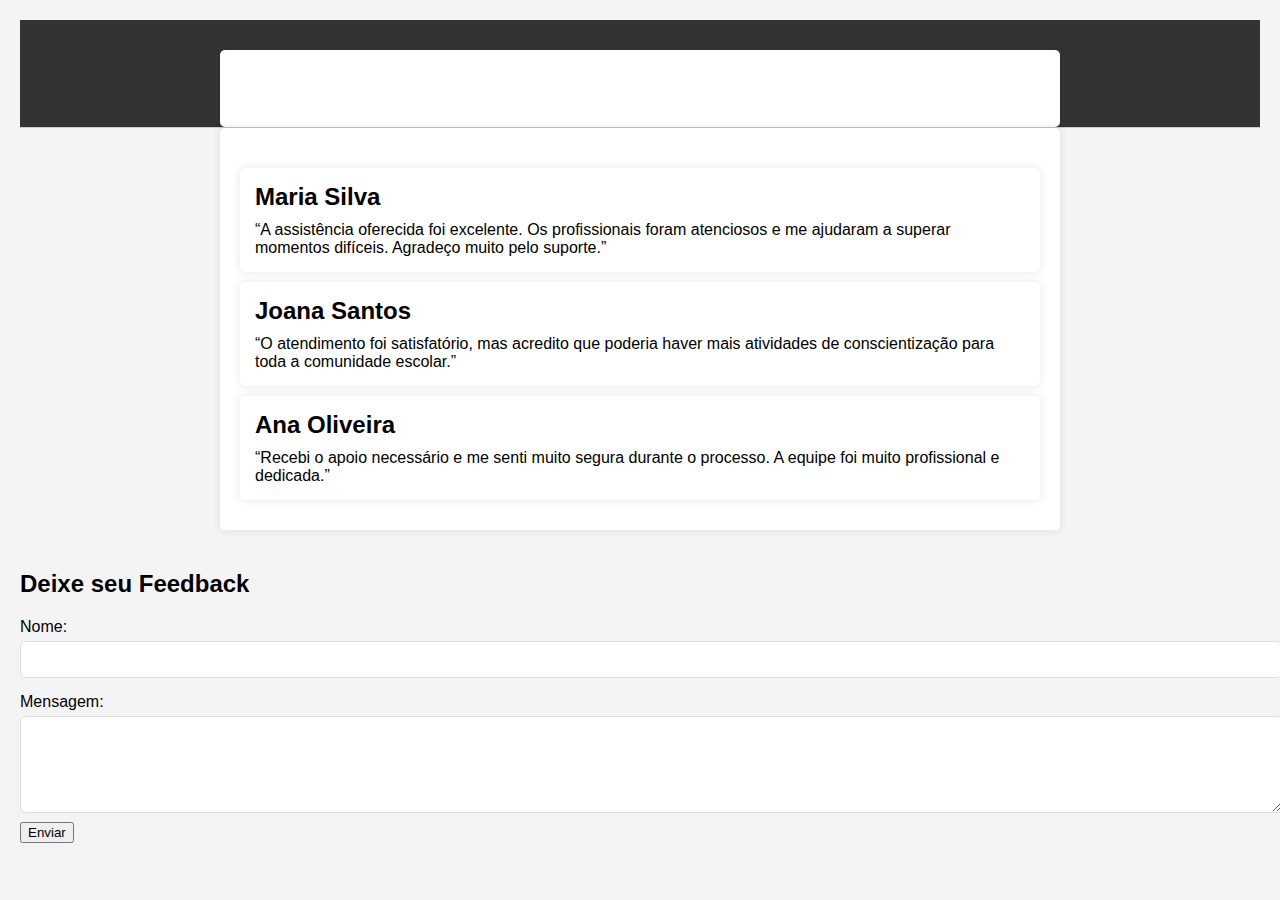
<file: ava.html>
<!DOCTYPE html>
<html lang="pt-BR">
<head>
    <meta charset="UTF-8">
    <meta name="viewport" content="width=device-width, initial-scale=1.0">
    <title>Avaliações sobre a Assistência</title>
    <style>
        body {
            font-family: Arial, sans-serif;
            margin: 0;
            padding: 0;
            background-color: #f4f4f4;
        }
        .container {
            width: 80%;
            margin: auto;
            overflow: hidden;
        }
        header {
            background: #333;
            color: #fff;
            padding-top: 30px;
            min-height: 70px;
            border-bottom: #ccc 1px solid;
        }
        header h1 {
            text-align: center;
            text-transform: uppercase;
            margin: 0;
        }
        .reviews {
            display: flex;
            flex-direction: column;
            margin-top: 20px;
        }
        .review {
            background: #fff;
            padding: 15px;
            border-radius: 5px;
            margin-bottom: 10px;
            box-shadow: 0 0 10px rgba(0, 0, 0, 0.1);
        }
        .review h2 {
            margin: 0 0 10px;
        }
        .review p {
            margin: 0;
        }
    </style>
</head>
<body>
    <header>
        <div class="container">
            <h1>Avaliações sobre a Assistência</h1>
        </div>
    </header>

    <div class="container">
        <section class="reviews">
            <div class="review">
                <h2>Maria Silva</h2>
                <p>“A assistência oferecida foi excelente. Os profissionais foram atenciosos e me ajudaram a superar momentos difíceis. Agradeço muito pelo suporte.”</p>
            </div>

            <div class="review">
                <h2>Joana Santos</h2>
                <p>“O atendimento foi satisfatório, mas acredito que poderia haver mais atividades de conscientização para toda a comunidade escolar.”</p>
            </div>

            <div class="review">
                <h2>Ana Oliveira</h2>
                <p>“Recebi o apoio necessário e me senti muito segura durante o processo. A equipe foi muito profissional e dedicada.”</p>
            </div>

            <!-- Adicione mais avaliações aqui -->
        </section>
    </div>
</body>
</html>
<!DOCTYPE html>
<html lang="pt-BR">
<head>
    <meta charset="UTF-8">
    <meta name="viewport" content="width=device-width, initial-scale=1.0">
    <title>Formulário de Avaliação e Feedback</title>
    <style>
        body {
            font-family: Arial, sans-serif;
            margin: 0;
            padding: 20px;
            background-color: #f4f4f4;
        }
        .container {
            max-width: 800px;
            margin: auto;
            background: #fff;
            padding: 20px;
            border-radius: 5px;
            box-shadow: 0 0 10px rgba(0, 0, 0, 0.1);
        }
        .form-group {
            margin-bottom: 15px;
        }
        .form-group label {
            display: block;
            margin-bottom: 5px;
        }
        .form-group input, .form-group textarea {
            width: 100%;
            padding: 10px;
            border: 1px solid #ddd;
            border-radius: 5px;
        }
        .form-group textarea {
            resize: vertical;
        }
        .error {
            color: red;
            font-size: 0.9em;
            margin-top: 5px;
        }
        .btn {
            background: #333;
            color: #fff;
            padding: 10px 15px;
            border: none;
            border-radius: 5px;
            cursor: pointer;
        }
        .btn:hover {
            background: #555;
        }
        .feedback-section {
            margin-top: 40px;
        }
    </style>
</head>
<body>

        </form>

        <div class="feedback-section">
            <h2>Deixe seu Feedback</h2>
            <form id="feedbackForm">
                <div class="form-group">
                    <label for="feedbackName">Nome:</label>
                    <input type="text" id="feedbackName" name="feedbackName" required>
                    <div class="error" id="feedbackNameError"></div>
                </div>
                <div class="form-group">
                    
                 
                    <div class="error" id="feedbackEmailError"></div>
                </div>
                <div class="form-group">
                    <label for="feedbackMessage">Mensagem:</label>
                    <textarea id="feedbackMessage" name="feedbackMessage" rows="5" required></textarea>
                    <div class="error" id="feedbackMessageError"></div>
                   
                    <button type="button" class="outline" onclick="register()">Enviar</button>
                </div>
                <script src="validation.js"></script>
    </div>

    <script>
        function validateForm() {
            let isValid = true;
            
            // Limpar mensagens de erro
            document.getElementById('nameError').innerText = '';
            document.getElementById('emailError').innerText = '';
            document.getElementById('reviewError').innerText = '';

            // Obter valores dos campos
            const name = document.getElementById('name').value.trim();
            const email = document.getElementById('email').value.trim();
            const review = document.getElementById('review').value.trim();

            // Validar campos
            if (name === '') {
                document.getElementById('nameError').innerText = 'O nome é obrigatório.';
                isValid = false;
            }
            if (email === '') {
                document.getElementById('emailError').innerText = 'O e-mail é obrigatório.';
                isValid = false;
            }
            if (review === '') {
                document.getElementById('reviewError').innerText = 'A avaliação é obrigatória.';
                isValid = false;
            }

            // Se todos os campos forem válidos, enviar o formulário
            if (isValid) {
                document.getElementById('evaluationForm').submit(); // Submete o formulário de avaliação
            }
        }

        function validateFeedback() {
            let isValid = true;
            
            // Limpar mensagens de erro
            document.getElementById('feedbackNameError').innerText = '';
            document.getElementById('feedbackEmailError').innerText = '';
            document.getElementById('feedbackMessageError').innerText = '';

            // Obter valores dos campos
            const feedbackName = document.getElementById('feedbackName').value.trim();
            const feedbackEmail = document.getElementById('feedbackEmail').value.trim();
            const feedbackMessage = document.getElementById('feedbackMessage').value.trim();

            // Validar campos
            if (feedbackName === '') {
                document.getElementById('feedbackNameError').innerText = 'O nome é obrigatório.';
                isValid = false;
            }
            if (feedbackEmail === '') {
                document.getElementById('feedbackEmailError').innerText = 'O e-mail é obrigatório.';
                isValid = false;
            }
            if (feedbackMessage === '') {
                document.getElementById('feedbackMessageError').innerText = 'A mensagem é obrigatória.';
                isValid = false;
            }

            // Se todos os campos forem válidos, enviar o formulário
            if (isValid) {
                document.getElementById('feedbackForm').submit(); // Submete o formulário de feedback
            }
        }
    </script>
</body>
</html>
</file>
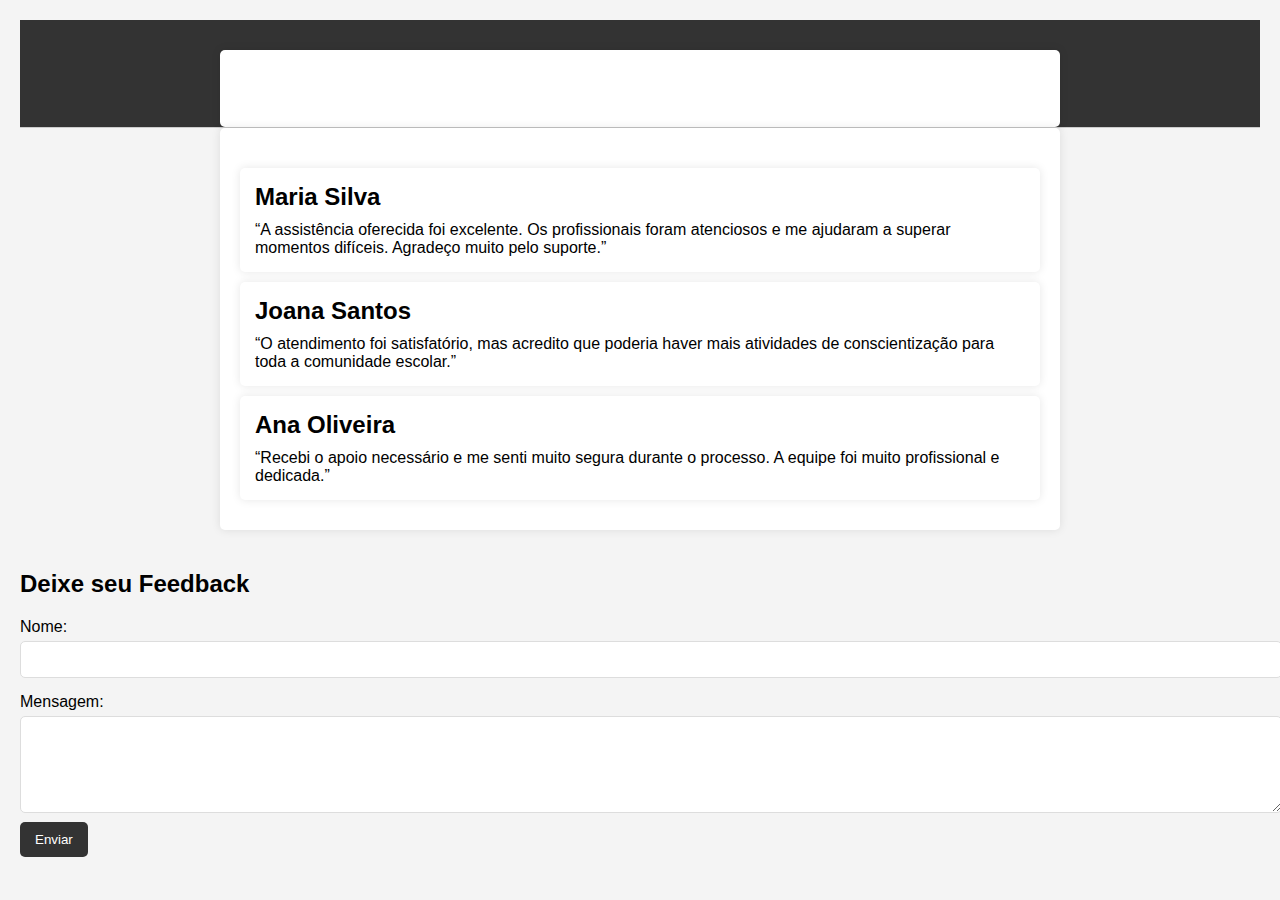
<file: Avaliação.html>
<!DOCTYPE html>
<html lang="pt-BR">
<head>
    <meta charset="UTF-8">
    <meta name="viewport" content="width=device-width, initial-scale=1.0">
    <title>Avaliações sobre a Assistência</title>
    <style>
        body {
            font-family: Arial, sans-serif;
            margin: 0;
            padding: 0;
            background-color: #f4f4f4;
        }
        .container {
            width: 80%;
            margin: auto;
            overflow: hidden;
        }
        header {
            background: #333;
            color: #fff;
            padding-top: 30px;
            min-height: 70px;
            border-bottom: #ccc 1px solid;
        }
        header h1 {
            text-align: center;
            text-transform: uppercase;
            margin: 0;
        }
        .reviews {
            display: flex;
            flex-direction: column;
            margin-top: 20px;
        }
        .review {
            background: #fff;
            padding: 15px;
            border-radius: 5px;
            margin-bottom: 10px;
            box-shadow: 0 0 10px rgba(0, 0, 0, 0.1);
        }
        .review h2 {
            margin: 0 0 10px;
        }
        .review p {
            margin: 0;
        }
    </style>
</head>
<body>
    <header>
        <div class="container">
            <h1>Avaliações sobre a Assistência</h1>
        </div>
    </header>

    <div class="container">
        <section class="reviews">
            <div class="review">
                <h2>Maria Silva</h2>
                <p>“A assistência oferecida foi excelente. Os profissionais foram atenciosos e me ajudaram a superar momentos difíceis. Agradeço muito pelo suporte.”</p>
            </div>

            <div class="review">
                <h2>Joana Santos</h2>
                <p>“O atendimento foi satisfatório, mas acredito que poderia haver mais atividades de conscientização para toda a comunidade escolar.”</p>
            </div>

            <div class="review">
                <h2>Ana Oliveira</h2>
                <p>“Recebi o apoio necessário e me senti muito segura durante o processo. A equipe foi muito profissional e dedicada.”</p>
            </div>

            <!-- Adicione mais avaliações aqui -->
        </section>
    </div>
</body>
</html>
<!DOCTYPE html>
<html lang="pt-BR">
<head>
    <meta charset="UTF-8">
    <meta name="viewport" content="width=device-width, initial-scale=1.0">
    <title>Formulário de Avaliação e Feedback</title>
    <style>
        body {
            font-family: Arial, sans-serif;
            margin: 0;
            padding: 20px;
            background-color: #f4f4f4;
        }
        .container {
            max-width: 800px;
            margin: auto;
            background: #fff;
            padding: 20px;
            border-radius: 5px;
            box-shadow: 0 0 10px rgba(0, 0, 0, 0.1);
        }
        .form-group {
            margin-bottom: 15px;
        }
        .form-group label {
            display: block;
            margin-bottom: 5px;
        }
        .form-group input, .form-group textarea {
            width: 100%;
            padding: 10px;
            border: 1px solid #ddd;
            border-radius: 5px;
        }
        .form-group textarea {
            resize: vertical;
        }
        .error {
            color: red;
            font-size: 0.9em;
            margin-top: 5px;
        }
        .btn {
            background: #333;
            color: #fff;
            padding: 10px 15px;
            border: none;
            border-radius: 5px;
            cursor: pointer;
        }
        .btn:hover {
            background: #555;
        }
        .feedback-section {
            margin-top: 40px;
        }
    </style>
</head>
<body>

        </form>

        <div class="feedback-section">
            <h2>Deixe seu Feedback</h2>
            <form id="feedbackForm">
                <div class="form-group">
                    <label for="feedbackName">Nome:</label>
                    <input type="text" id="feedbackName" name="feedbackName" required>
                    <div class="error" id="feedbackNameError"></div>
                </div>
                <div class="form-group">
                    
                 
                    <div class="error" id="feedbackEmailError"></div>
                </div>
                <div class="form-group">
                    <label for="feedbackMessage">Mensagem:</label>
                    <textarea id="feedbackMessage" name="feedbackMessage" rows="5" required></textarea>
                    <div class="error" id="feedbackMessageError"></div>
                   
                    <button type="button" class="btn" onclick="register()">Enviar</button>
                </div>
                <script src="validation.js"></script>
    </div>

    <script>
        function validateForm() {
            let isValid = true;
            
            // Limpar mensagens de erro
            document.getElementById('nameError').innerText = '';
            document.getElementById('emailError').innerText = '';
            document.getElementById('reviewError').innerText = '';

            // Obter valores dos campos
            const name = document.getElementById('name').value.trim();
            const email = document.getElementById('email').value.trim();
            const review = document.getElementById('review').value.trim();

            // Validar campos
            if (name === '') {
                document.getElementById('nameError').innerText = 'O nome é obrigatório.';
                isValid = false;
            }
            if (email === '') {
                document.getElementById('emailError').innerText = 'O e-mail é obrigatório.';
                isValid = false;
            }
            if (review === '') {
                document.getElementById('reviewError').innerText = 'A avaliação é obrigatória.';
                isValid = false;
            }

            // Se todos os campos forem válidos, enviar o formulário
            if (isValid) {
                document.getElementById('evaluationForm').submit(); // Submete o formulário de avaliação
            }
        }

        function validateFeedback() {
            let isValid = true;
            
            // Limpar mensagens de erro
            document.getElementById('feedbackNameError').innerText = '';
            document.getElementById('feedbackEmailError').innerText = '';
            document.getElementById('feedbackMessageError').innerText = '';

            // Obter valores dos campos
            const feedbackName = document.getElementById('feedbackName').value.trim();
            const feedbackEmail = document.getElementById('feedbackEmail').value.trim();
            const feedbackMessage = document.getElementById('feedbackMessage').value.trim();

            // Validar campos
            if (feedbackName === '') {
                document.getElementById('feedbackNameError').innerText = 'O nome é obrigatório.';
                isValid = false;
            }
            if (feedbackEmail === '') {
                document.getElementById('feedbackEmailError').innerText = 'O e-mail é obrigatório.';
                isValid = false;
            }
            if (feedbackMessage === '') {
                document.getElementById('feedbackMessageError').innerText = 'A mensagem é obrigatória.';
                isValid = false;
            }

            // Se todos os campos forem válidos, enviar o formulário
            if (isValid) {
                document.getElementById('feedbackForm').submit(); // Submete o formulário de feedback
            }
        }
    </script>
</body>
</html>
</file>
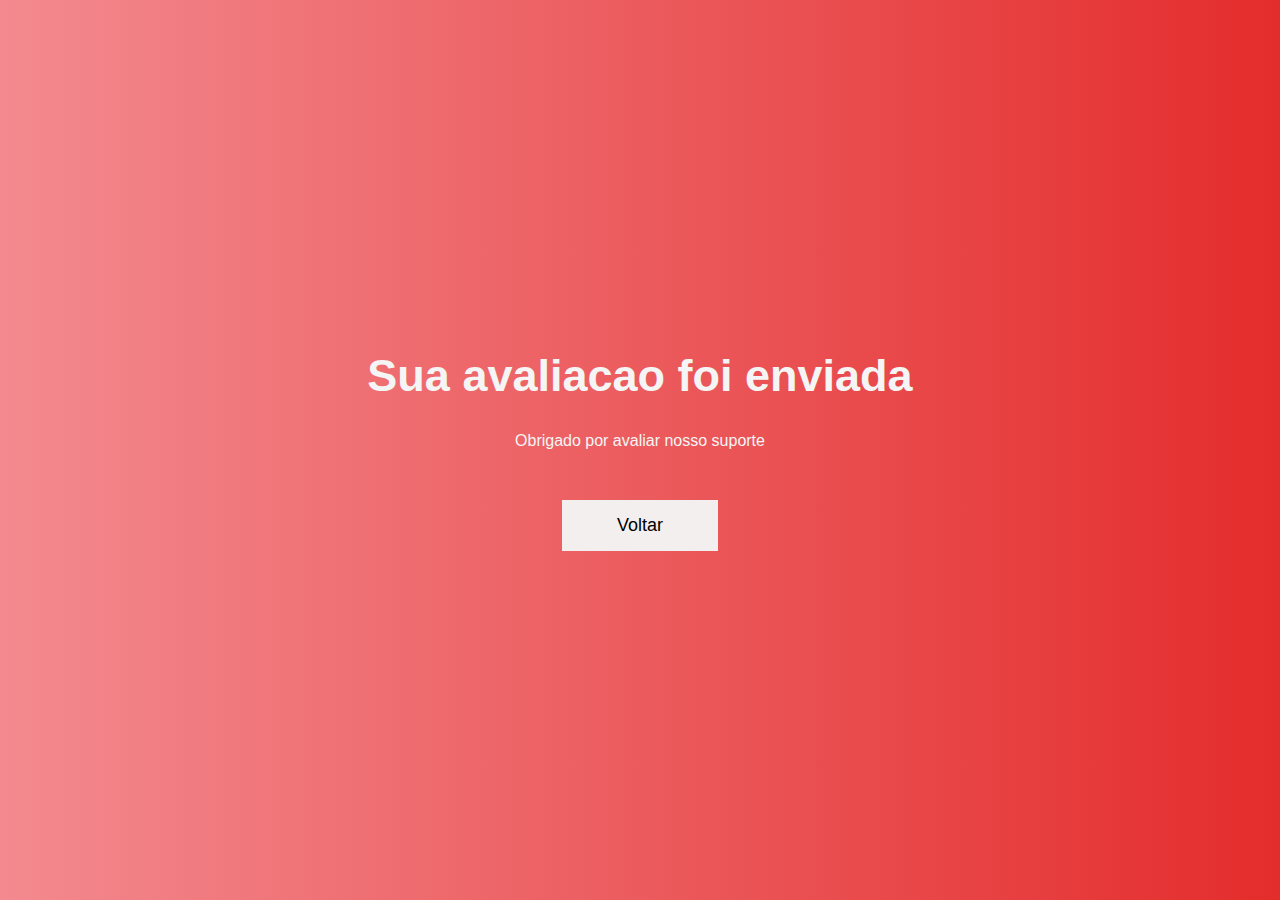
<file: Avaliçaosuporte.html>
<!DOCTYPE html>
<html lang="pt-BR">
<head>
    <meta charset="UTF-8">
    <meta http-equiv="X-UA-Compatible" content="IE=edge">
    <meta name="viewport" content="width=device-width, initial-scale=1.0">
    <link rel="stylesheet" href="fedback.css">
    <title>obrigado!</title>
</head>
<body class="main">
    <h1 class="text">Sua avaliacao foi enviada</h1>
    <p class="paragrafo">Obrigado por avaliar nosso suporte </p>
    <a href="register.html" class="btn">Voltar</a>
</body>
</html>
</file>
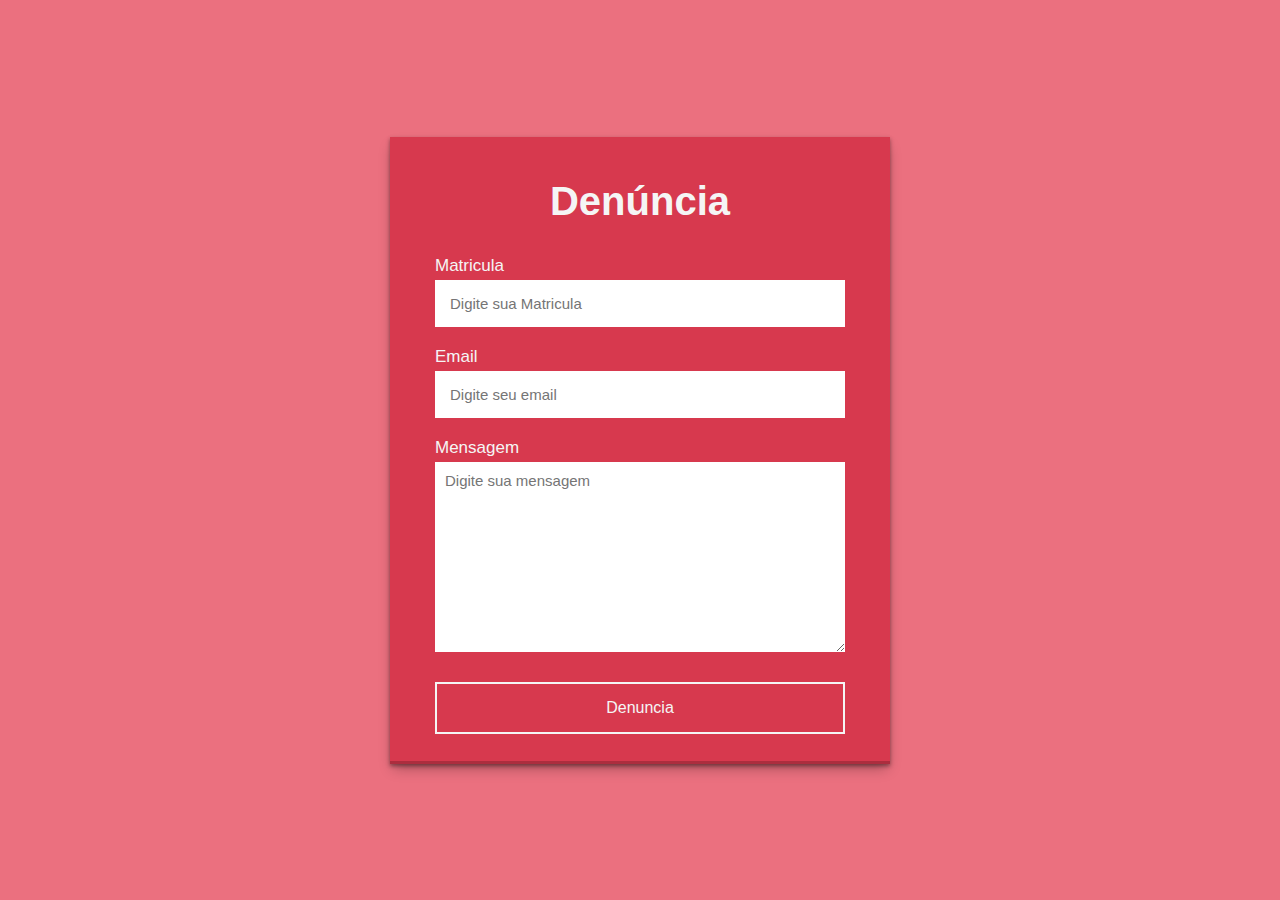
<file: Denucia.html>
<!DOCTYPE html>
<html lang="en">
<head>
    <meta charset="UTF-8">
    <meta http-equiv="X-UA-Compatible" content="IE=edge">
    <meta name="viewport" content="width=device-width, initial-scale=1.0">
    <link rel="stylesheet" href="denucia.css">
    <title>Formulário</title>
</head>
<body>
    <section>
        <h2>Denúncia</h2>
        <form action="https://api.staticforms.xyz/submit" method="post">
            <label>Matricula</label>
            <input type="text" name="name" placeholder="Digite sua Matricula" autocomplete="off" required>
            <label>Email</label>
            <input type="email" name="email" placeholder="Digite seu email" autocomplete="off" required>
            <label>Mensagem</label>
            <textarea name="message" cols="30" rows="10" placeholder="Digite sua mensagem" required></textarea>
            <button type="btn" onclick=" Obrigado()">Denuncia</button>

            
        
            <script src="script.js" defer></script>
        </nav>
        </form>
    </section>
</body>
</html>
</file>
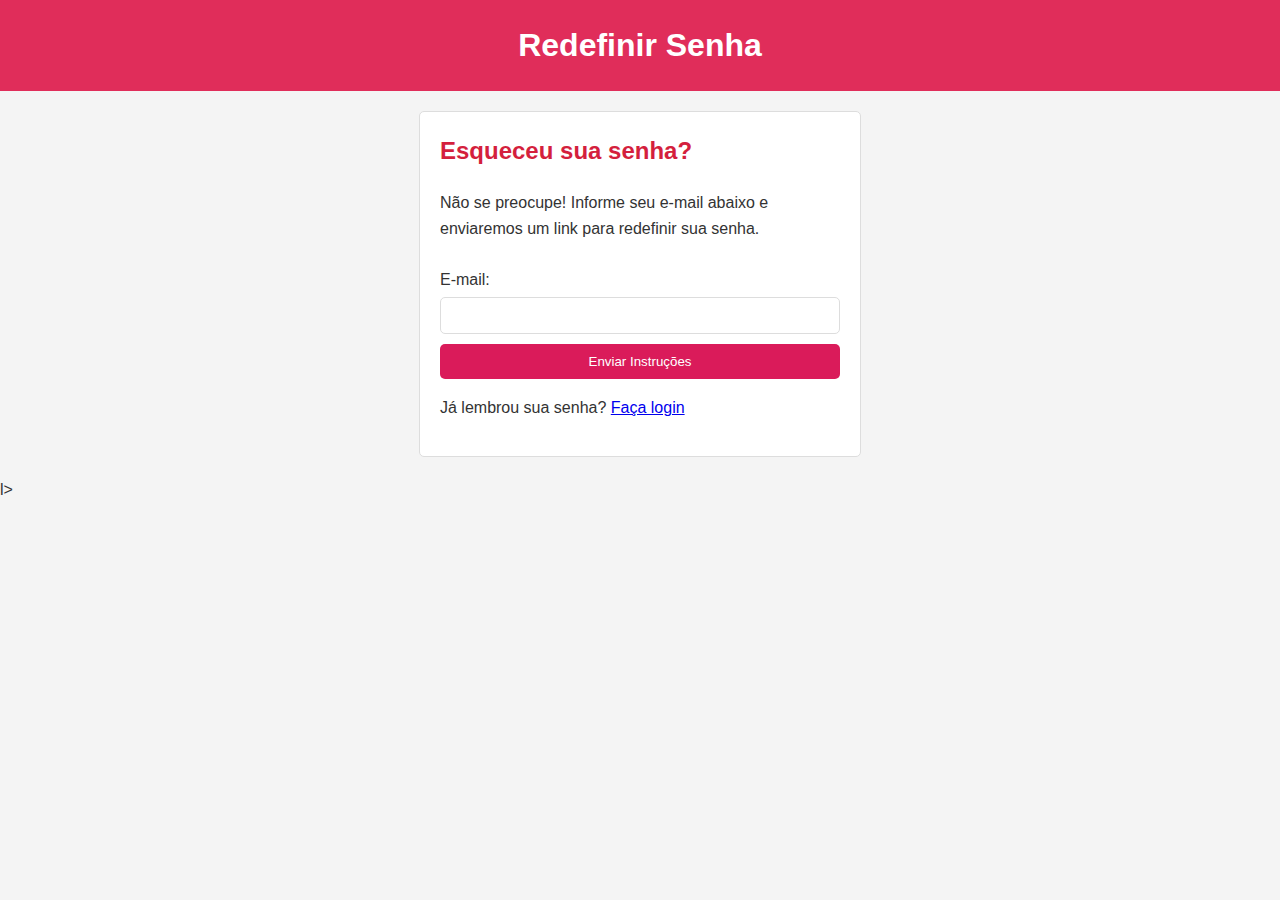
<file: esqueceu.html>
<!DOCTYPE html>
<html lang="pt-BR">
<head>
    <meta charset="UTF-8">
    <meta name="viewport" content="width=device-width, initial-scale=1.0">
    <title>Redefinir Senha</title>
    <link rel="stylesheet" href="esqueci.css">
</head>
<body>
    <header>
        <h1>Redefinir Senha</h1>
    </header>
    <main>
        <section id="reset-password">
            <h2>Esqueceu sua senha?</h2>
            <p>Não se preocupe! Informe seu e-mail abaixo e enviaremos um link para redefinir sua senha.</p>
            <form action="/reset-password" method="post">
                <label for="email">E-mail:</label>
                <input type="email" id="email" name="email" required>
                
                <button type="submit">Enviar Instruções</button>
            </form>
            <p>Já lembrou sua senha? <a href="Index.html">Faça login</a></p>
        </section>
    </main>

     
</body>
</html>l>
</file>
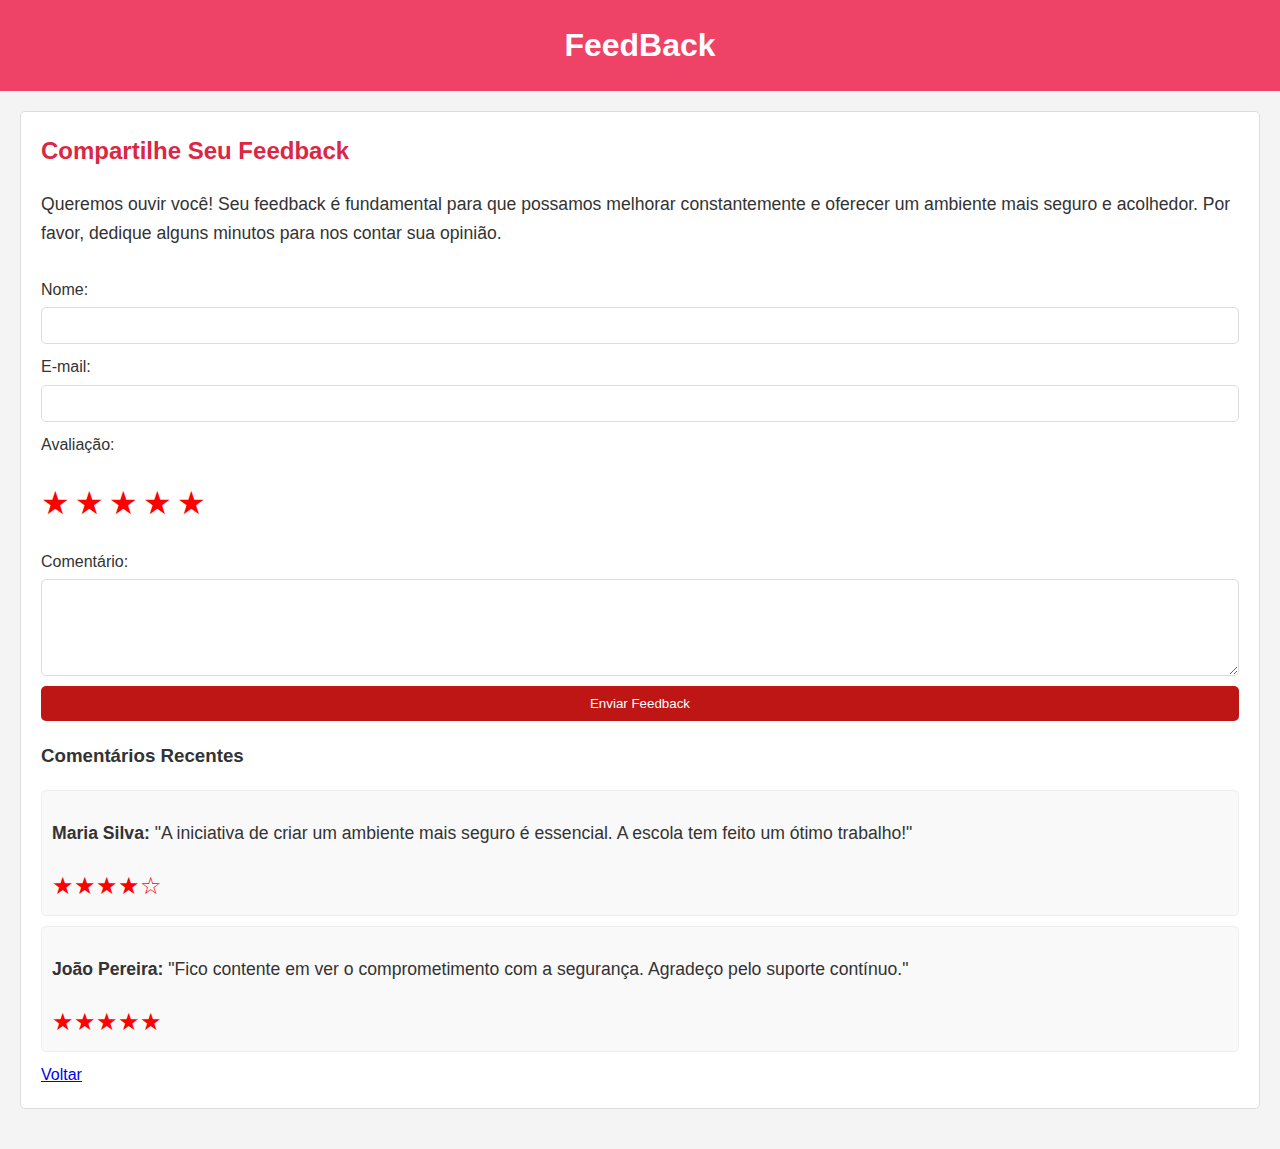
<file: feed.html>
<!DOCTYPE html>
<html lang="pt-BR">
<head>
    <meta charset="UTF-8">
    <meta name="viewport" content="width=device-width, initial-scale=1.0">
    <title>Seção de Feedback com Avaliação</title>
    <link rel="stylesheet" href="feed.css">
</head>
<body>
    <header>
        <h1>FeedBack</h1>
    </header>
    <main>
        <section id="feedback">
            <h2>Compartilhe Seu Feedback</h2>
            <p>Queremos ouvir você! Seu feedback é fundamental para que possamos melhorar constantemente e oferecer um ambiente mais seguro e acolhedor. Por favor, dedique alguns minutos para nos contar sua opinião.</p>
            <form action="/submit-feedback" method="post">
                <label for="name">Nome:</label>
                <input type="text" id="name" name="name" required>
                
                <label for="email">E-mail:</label>
                <input type="email" id="email" name="email" required>
                
                <label for="rating">Avaliação:</label>
                <div class="stars">
                    <input type="radio" id="star5" name="rating" value="5" required><label for="star5" title="5 estrelas">&#9733;</label>
                    <input type="radio" id="star4" name="rating" value="4"><label for="star4" title="4 estrelas">&#9733;</label>
                    <input type="radio" id="star3" name="rating" value="3"><label for="star3" title="3 estrelas">&#9733;</label>
                    <input type="radio" id="star2" name="rating" value="2"><label for="star2" title="2 estrelas">&#9733;</label>
                    <input type="radio" id="star1" name="rating" value="1"><label for="star1" title="1 estrela">&#9733;</label>
                </div>

                <label for="comments">Comentário:</label>
                <textarea id="comments" name="comments" rows="5" required></textarea>
                
                <button type="submit">Enviar Feedback</button>
            </form>
            <div class="feedback-list">
                <h3>Comentários Recentes</h3>
                <div class="feedback-item">
                    <p><strong>Maria Silva:</strong> "A iniciativa de criar um ambiente mais seguro é essencial. A escola tem feito um ótimo trabalho!"</p>
                    <div class="rating">★★★★☆</div>
                </div>
                <div class="feedback-item">
                    <p><strong>João Pereira:</strong> "Fico contente em ver o comprometimento com a segurança. Agradeço pelo suporte contínuo."</p>
                    <div class="rating">★★★★★</div>
                </div>
                <a href="register.html" class="btn">Voltar</a>


            </div>
        </section>
    </main>
    <footer>
       
</body>
</html>
</file>
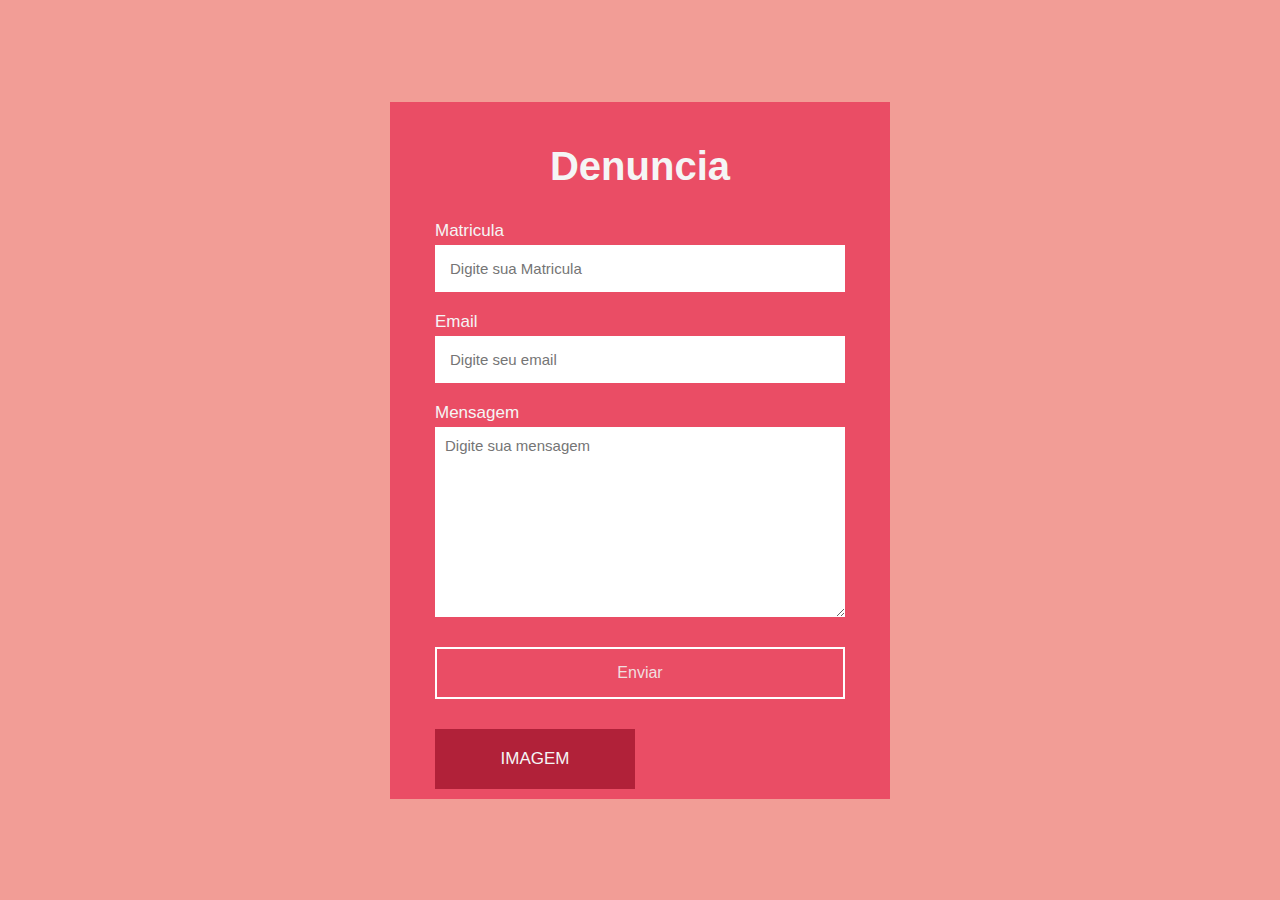
<file: home.html>
<!DOCTYPE html>
<html lang="pt-BR">
<head>
    <meta charset="UTF-8">
    <meta http-equiv="X-UA-Compatible" content="IE=edge">
    <meta name="viewport" content="width=device-width, initial-scale=1.0">
    <link rel="stylesheet" href="fedback.css">
    <title>Formulário</title>
</head>
<body>
    <section>
        <h2>Denuncia</h2>
        <form action="https://api.staticforms.xyz/submit" method="post">
            <label>Matricula</label>
            <input type="text" name="name" placeholder="Digite sua Matricula" autocomplete="off" required>
            <label>Email</label>
            <input type="email" name="email" placeholder="Digite seu email" autocomplete="off" required>
            <label>Mensagem</label>
            <textarea name="message" cols="30" rows="10" placeholder="Digite sua mensagem" required></textarea>
            
            <button type="button" class="outline" onclick="register()">Enviar</button>
            <script src="index.js"></script>
         <body> 
    <div class="label">
  
      <form action="">
        <div>
     <link rel="stylesheet" href="aa.css">
    
        <label for="arquivo">Imagem</label>
        <input type="file" name="arquivo" id="arquivo" accept="image/*">

     </form>
     <script src="aa.js"></script>
  </div>        
        
        </form>

            <input type="hidden" name="accessKey" value="042be0d3-84fa-4ae8-aaed-2434cda72cac">
            <input type="hidden" name="redirectTo" value="http://localhost:5500/projeto/thanks.html">
           
        </form>
    </section>
    <script src="aa.js"></script>
</body>
</html>
</file>
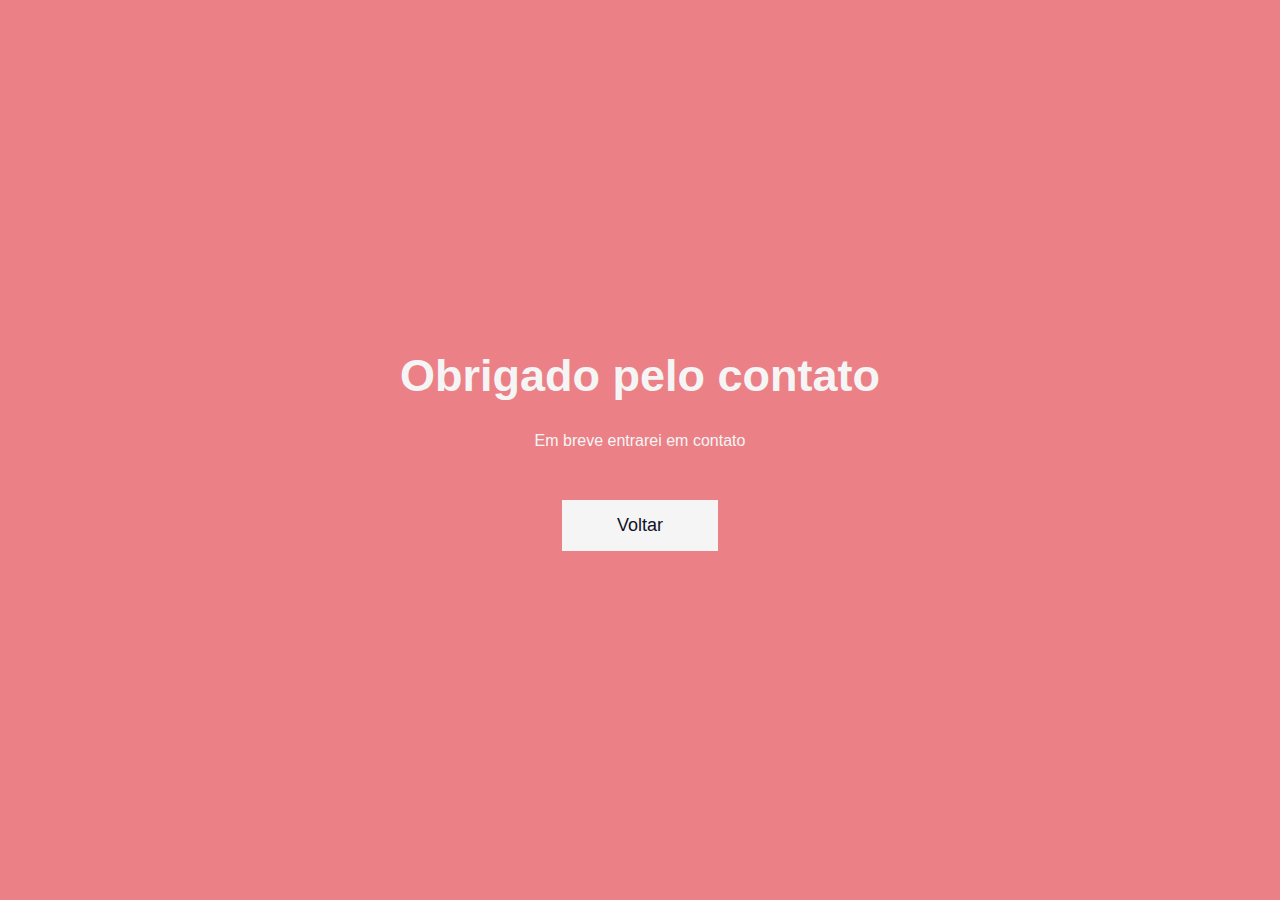
<file: obtigador.html>
<!DOCTYPE html>
<html lang="en">
<head>
    <meta charset="UTF-8">
    <meta http-equiv="X-UA-Compatible" content="IE=edge">
    <meta name="viewport" content="width=device-width, initial-scale=1.0">
    <link rel="stylesheet" href="denucia.css">
    <title>Document</title>
</head>
<body class="main">
    <h1 class="text">Obrigado pelo contato</h1>
    <p class="paragrafo">Em breve entrarei em contato </p>
    <a href="register.html" class="btn">Voltar</a>
</body>
</html>
</file>
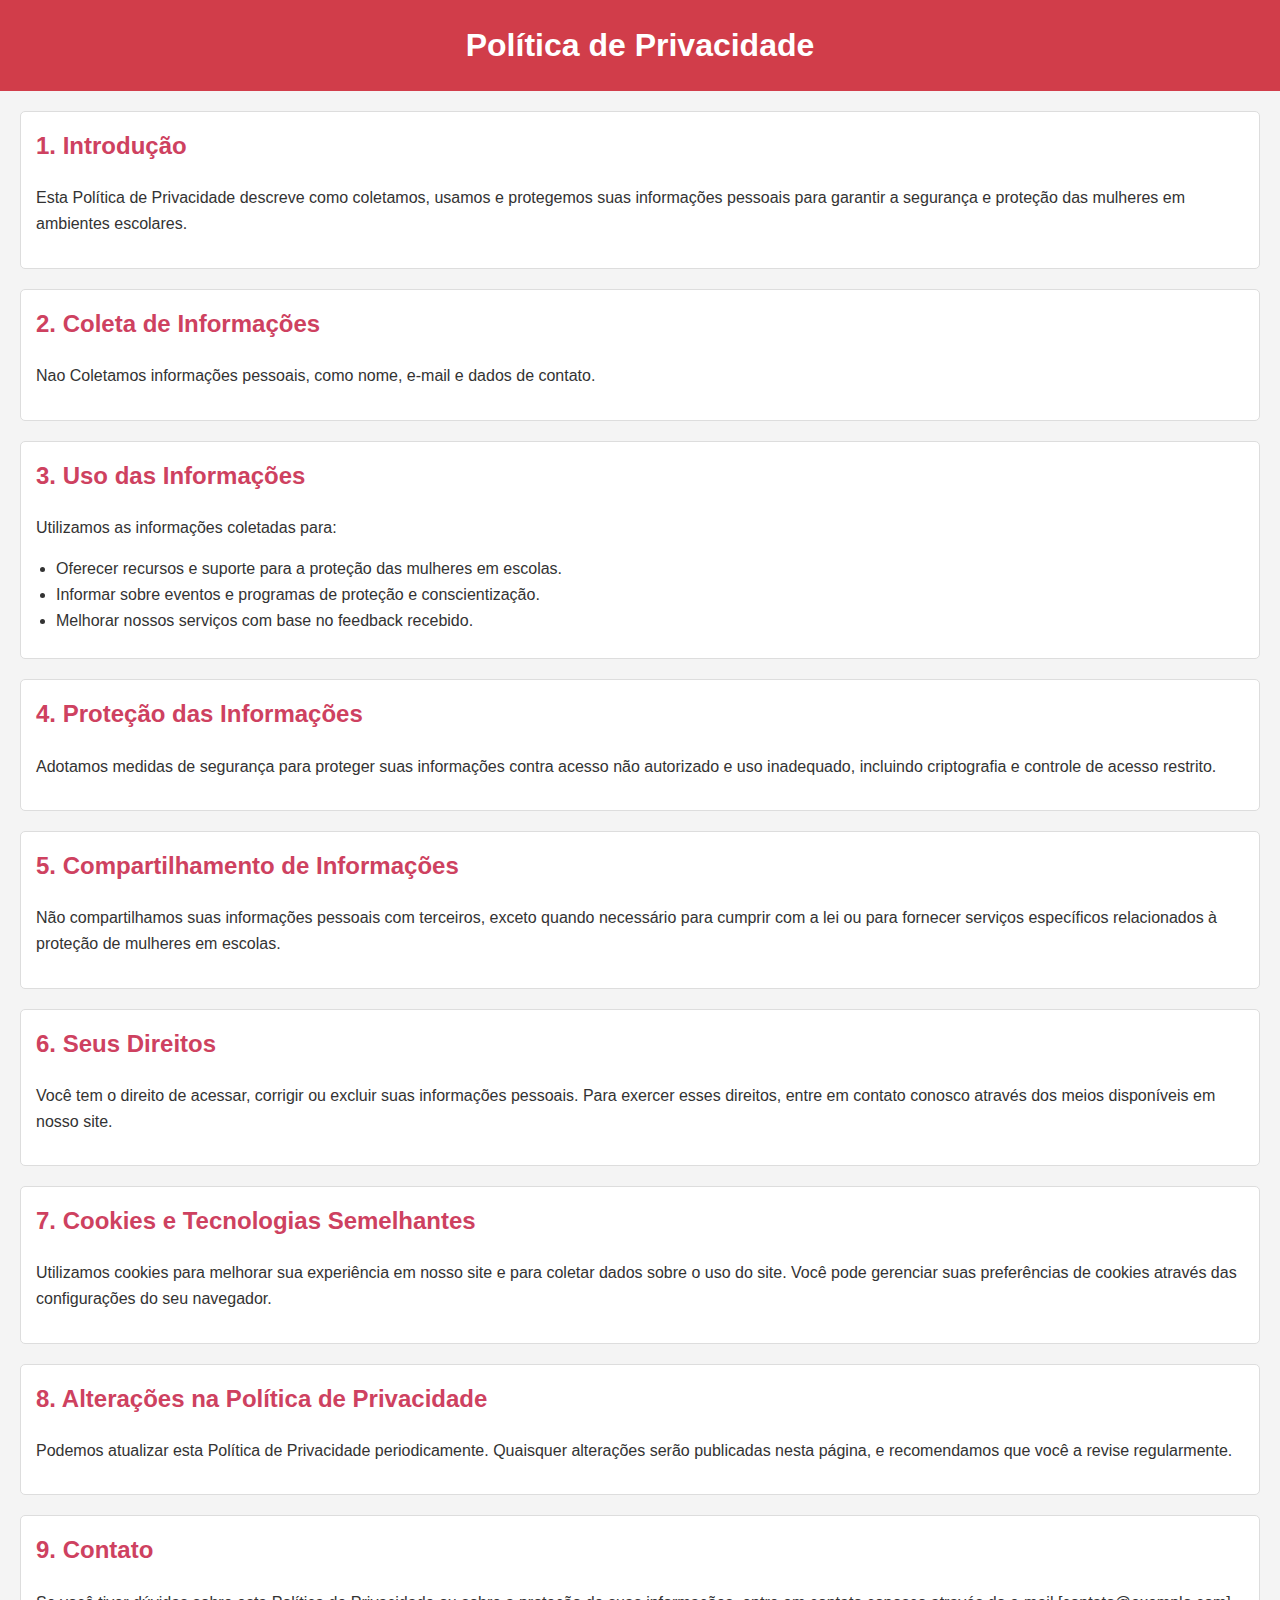
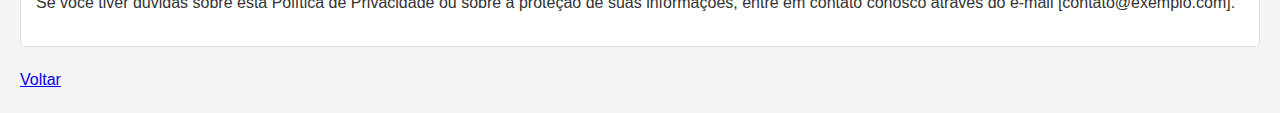
<file: politicapriv.html>
<!DOCTYPE html>
<html lang="pt-BR">
<head>
    <meta charset="UTF-8">
    <meta name="viewport" content="width=device-width, initial-scale=1.0">
    <title>Política de Privacidade - Proteção de Mulheres em Escolas</title>
    <link rel="stylesheet" href="poli.css">
 
</head>
<body>
    <header>
        <h1>Política de Privacidade</h1>
    </header>
    <main>
        <section>
            <h2>1. Introdução</h2>
            <p>Esta Política de Privacidade descreve como coletamos, usamos e protegemos suas informações pessoais para garantir a segurança e proteção das mulheres em ambientes escolares.</p>
        </section>
        <section>
            <h2>2. Coleta de Informações</h2>
            <p> Nao Coletamos informações pessoais, como nome, e-mail e dados de contato.</p>
        </section>
        <section>
            <h2>3. Uso das Informações</h2>
            <p>Utilizamos as informações coletadas para:</p>
            <ul>
                <li>Oferecer recursos e suporte para a proteção das mulheres em escolas.</li>
                <li>Informar sobre eventos e programas de proteção e conscientização.</li>
                <li>Melhorar nossos serviços com base no feedback recebido.</li>
            </ul>
        </section>
        <section>
            <h2>4. Proteção das Informações</h2>
            <p>Adotamos medidas de segurança para proteger suas informações contra acesso não autorizado e uso inadequado, incluindo criptografia e controle de acesso restrito.</p>
        </section>
        <section>
            <h2>5. Compartilhamento de Informações</h2>
            <p>Não compartilhamos suas informações pessoais com terceiros, exceto quando necessário para cumprir com a lei ou para fornecer serviços específicos relacionados à proteção de mulheres em escolas.</p>
        </section>
        <section>
            <h2>6. Seus Direitos</h2>
            <p>Você tem o direito de acessar, corrigir ou excluir suas informações pessoais. Para exercer esses direitos, entre em contato conosco através dos meios disponíveis em nosso site.</p>
        </section>
        <section>
            <h2>7. Cookies e Tecnologias Semelhantes</h2>
            <p>Utilizamos cookies para melhorar sua experiência em nosso site e para coletar dados sobre o uso do site. Você pode gerenciar suas preferências de cookies através das configurações do seu navegador.</p>
        </section>
        <section>
            <h2>8. Alterações na Política de Privacidade</h2>
            <p>Podemos atualizar esta Política de Privacidade periodicamente. Quaisquer alterações serão publicadas nesta página, e recomendamos que você a revise regularmente.</p>
        </section>
        <section>
            <h2>9. Contato</h2>
            <p>Se você tiver dúvidas sobre esta Política de Privacidade ou sobre a proteção de suas informações, entre em contato conosco através do e-mail [contato@exemplo.com].</p>
           

        </section>
        <a href="register.html" class="btn">Voltar</a>
    </main>
  
    <footer>
        
       
  
</body>
</html>
</file>
<file: fedback.css>
*{
    margin: 0;
    padding: 0;
    box-sizing: border-box;
    font-family: sans-serif;
}
body{
    display: flex;
    align-items: center;
    justify-content: center;
    min-height: 100vh;
    background: rgba(241, 151, 144, 0.945);
}
section{    
    display: flex;
    align-items: center; 
    justify-content: center;
    flex-direction: column;
    padding: 10px 45px;
    background: rgba(233, 74, 100, 0.966);
    width: 500px;
    box-shadow: rgba( #2c2b2b) 0px 2px 4px, rgba(39, 38, 38, 0.3) 0px 7px 13px -3px, rgba(41, 37, 37, 0.2) 0px -3px 0px inset;
}
section h2{
    color: #f5f5f5;
    font-size: 2.5rem;
    margin: 2rem;
}
section form{
    display: flex;
    flex-direction: column;
    width: 100%;
}
form label{
    color: #f5f5f5;
    font-size: 17px;
    margin-bottom: 4px;
}
form input{
    padding: 15px;
    outline: none;
    border: 0;
    margin-bottom: 20px;
    font-size: 15px;
    transition: all 0.5s;
}
form input:focus{
    border-radius: 16px;
}
form textarea{
    padding: 10px;
    outline: none;
    border: 0;
    font-size: 15px;
    margin-bottom: 30px;
    transition: all 0.5s;
}
form textarea:focus{
    border-radius: 16px;
}
form button {
    padding: 15px;
    cursor: pointer;
    font-size: 16px;
    background: transparent;
    border: 2px solid rgb(255, 255, 255);
    color: #f1ededea;
    transition: all 1s;
    margin-bottom: 20px;
}
form button:hover{
    background: #b61825c0;
    color: #000000;
    border-radius: 16px;
}



.main{
   display: flex;
   align-items: center;
   justify-content: center;
   min-height: 100vh;
   background: linear-gradient(to right, #f38a8f, #e42c2c);
   flex-direction: column;
}
.text{
    font-size: 45px;
    color: #f5f5f5;
    margin-bottom: 30px;
}
.paragrafo{
    color: #f5f5f5;
    margin-bottom: 50px;
}
.btn{
    padding: 15px 55px;
    background: #f3efef;
    text-decoration: none;
    color: #000000;
    font-size: 18px;
    transition: all 0.5s;
}
.btn:hover{
    border-radius: 16px;
}
</file>
<file: denucia.css>
*{
    margin: 0;
    padding: 0;
    box-sizing: border-box;
    font-family: sans-serif;
}
body{
    display: flex;
    align-items: center;
    justify-content: center;
    min-height: 100vh;
    background:   rgb(235, 112, 127);
}
section{
    display: flex;
    align-items: center;
    justify-content: center;
    flex-direction: column;
    padding: 10px 45px;
    background:   rgba(212, 48, 70, 0.856);
    width: 500px;
    box-shadow: rgba(0, 0, 0, 0.4) 0px 2px 4px, rgba(0, 0, 0, 0.3) 0px 7px 13px -3px, rgba(0, 0, 0, 0.2) 0px -3px 0px inset;
}
section h2{
    color: #f5f5f5;
    font-size: 2.5rem;
    margin: 2rem;
}
section form{
    display: flex;
    flex-direction: column;
    width: 100%;
}
form label{
    color: #f5f5f5;
    font-size: 17px;
    margin-bottom: 4px;
}
form input{
    padding: 15px;
    outline: none;
    border: 0;
    margin-bottom: 20px;
    font-size: 15px;
    transition: all 0.5s;
}
form input:focus{
    border-radius: 16px;
}
form textarea{
    padding: 10px;
    outline: none;
    border: 0;
    font-size: 15px;
    margin-bottom: 30px;
    transition: all 0.5s;
}
form textarea:focus{
    border-radius: 16px;
}
form button{
    padding: 15px;
    cursor: pointer;
    font-size: 16px;
    background: transparent;
    border: 2px solid #f5f5f5;
    color: #f5f5f5;
    transition: all 1s;
    margin-bottom: 20px;
}
form button:hover{
    background: #f5f5f5;
    color: #101026;
    border-radius: 16px;
}


.main{
   display: flex;
   align-items: center;
   justify-content: center;
   min-height: 100vh;
   background:  #eb8086;
   flex-direction: column;
}
.text{
    font-size: 45px;
    color: #f5f5f5;
    margin-bottom: 30px;
}
.paragrafo{
    color: #f5f5f5;
    margin-bottom: 50px;
}
.btn{
    padding: 15px 55px;
    background: #f5f5f5;
    text-decoration: none;
    color: #101026;
    font-size: 18px;
    transition: all 0.5s;
}
.btn:hover{
    border-radius: 16px;
}
</file>
<file: esqueci.css>
body {
    font-family: Arial, sans-serif;
    line-height: 1.6;
    margin: 0;
    padding: 0;
    background-color: #f4f4f4;
    color: #333;
}

header {
    background-color: #e02d5a;
    color: #fff;
    padding: 20px;
    text-align: center;
}

h1 {
    margin: 0;
}

main {
    padding: 20px;
}

#reset-password {
    background: #fff;
    border: 1px solid #ddd;
    border-radius: 5px;
    padding: 20px;
    margin: 0 auto;
    max-width: 400px;
}

#reset-password h2 {
    color: #d41f3d;
    margin-top: 0;
}

#reset-password p {
    margin-bottom: 15px;
}

form {
    display: flex;
    flex-direction: column;
}

label {
    margin-top: 10px;
}

input {
    padding: 10px;
    border: 1px solid #ddd;
    border-radius: 5px;
    margin-top: 5px;
}

button {
    margin-top: 10px;
    padding: 10px;
    background-color: #da1b5a;
    color: #fff;
    border: none;
    border-radius: 5px;
    cursor: pointer;
}

button:hover {
    background-color: #df1b35;
}

footer {
    background: firebrick
}
</file>
<file: feed.css>
body {
    font-family: Arial, sans-serif;
    line-height: 1.6;
    margin: 0;
    padding: 0;
    background-color: #f4f4f4;
    color: #333;
}

header {
    background-color: #ee4267;
    color: #fff;
    padding: 20px;
    text-align: center;
}

h1 {
    margin: 0;
}

main {
    padding: 20px;
}

#feedback {
    background: #fff;
    border: 1px solid #ddd;
    border-radius: 5px;
    padding: 20px;
    margin-bottom: 20px;
}

#feedback h2 {
    color: #db2644;
    margin-top: 0;
}

#feedback p {
    font-size: 1.1em;
    margin-bottom: 20px;
}

form {
    display: flex;
    flex-direction: column;
}

label {
    margin-top: 10px;
}

input, textarea {
    padding: 10px;
    border: 1px solid #ddd;
    border-radius: 5px;
    margin-top: 5px;
}

button {
    margin-top: 10px;
    padding: 10px;
    background-color: #be1515;
    color: #fff;
    border: none;
    border-radius: 5px;
    cursor: pointer;
}

button:hover {
    background-color: #d42240;
}

.stars {
    display: flex;
    margin: 10px 0;
}

.stars input[type="radio"] {
    display: none;
}

.stars label {
    font-size: 2em;
    color: #ff0000; /* Cor vermelha para as estrelas */
    cursor: pointer;
    margin-right: 5px;
}

.stars input[type="radio"]:checked ~ label {
    color: #ff0000; /* Cor vermelha para as estrelas selecionadas */
}

.feedback-list {
    margin-top: 20px;
}

.feedback-item {
    background: #f9f9f9;
    border: 1px solid #eee;
    border-radius: 5px;
    padding: 10px;
    margin-bottom: 10px;
}

.rating {
    font-size: 1.5em;
    color: #ff0000; /* Cor vermelha para a avaliação exibida */
}
</file>
<file: aa.css>
input[type="file"]{
    display: none;
   

}
.label{
    padding: 20px 10px;
    width: 200px;
    background-color:rgba(168, 27, 51, 0.877);
    color: #b19393;
    text-transform: uppercase;
    display: block;
    margin-top: 10px;
    text-align: center;
    cursor: pointer;
    transition: .5s;
}
form:houver {
color: #000;
background: #fff;
}
</file>
<file: poli.css>
body {
    font-family: Arial, sans-serif;
    line-height: 1.6;
    margin: 0;
    padding: 0;
    background-color: #f4f4f4;
    color: #333;
}

header {
    background-color: rgb(209, 61, 74);
    color: #fff;
    padding: 20px;
    text-align: center;
}

h1 {
    margin: 0;
}

main {
    padding: 20px;
}

section {
    background: #fff;
    border: 1px solid #ddd;
    border-radius: 5px;
    padding: 15px;
    margin-bottom: 20px;
}

section h2 {
    color: #ce4160;
    margin-top: 0;
}

ul {
    margin: 10px 0;
    padding-left: 20px;
}
</file>
